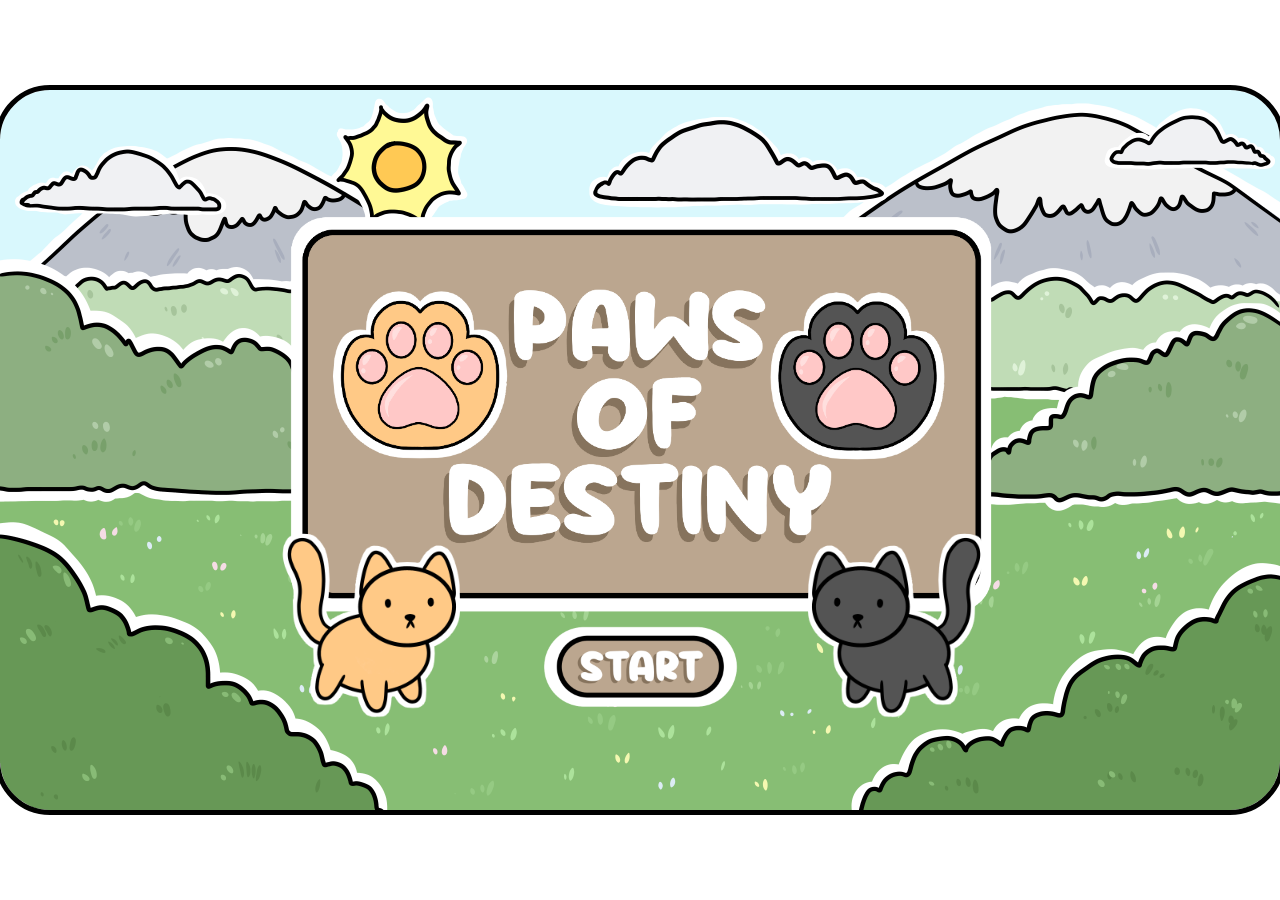
<file: index.html>
<!-- Course: SENG 513 -->
<!-- Date: Nov 16, 2023 -->
<!-- Assignment 3 -->
<!-- Name: Jessica Tran -->
<!-- UCID: 30089544 -->

<!DOCTYPE html>
<html lang="en">
  <head>
    <meta charset="utf-8">
    <meta name="viewport" content="width=device-width, initial-scale=1">
    <title>Paws of Destiny</title>
    <link rel="stylesheet" href="./css/index.css">
  </head>
  <body>
        
    <div id="div-1">
      <img class="sun" src="./assets/etc/sun.png" alt="Sun">
      <img class="clouds" src="./assets/etc/clouds.png" alt="Clouds">
      <img class="logo" src="./assets/logos/logo.png" alt="Logo">
      <button id="cutscene-1">
        <img class="start-button" src="./assets/logos/start_button.png" alt="Start button">
      </button>
      <img class="cat1" src="./assets/cats/cat1_rest1.png" alt="Orange cat">
      <img class="cat2" src="./assets/cats/cat2_rest1.png" alt="Black cat">
    </div>
    
    <script src="./js/index.js"></script>

  </body>
</html>
</file>
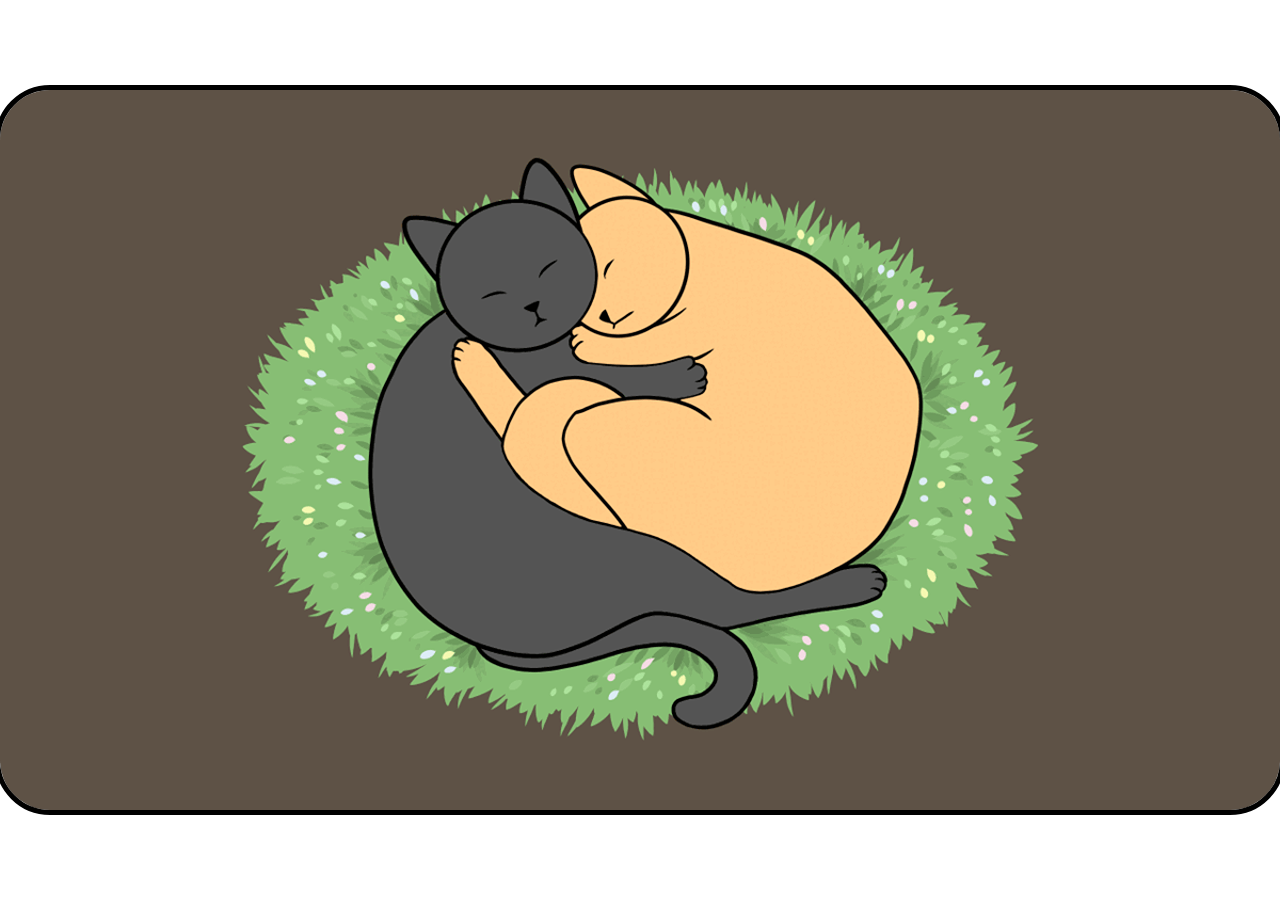
<file: cutscene-1.html>
<!-- Course: SENG 513 -->
<!-- Date: Nov 16, 2023 -->
<!-- Assignment 3 -->
<!-- Name: Jessica Tran -->
<!-- UCID: 30089544 -->

<!DOCTYPE html>
<html lang="en">
  <head>
    <meta charset="utf-8">
    <meta name="viewport" content="width=device-width, initial-scale=1">
    <title>Paws of Destiny</title>
    <link rel="stylesheet" href="./css/cutscene-1.css">
  </head>
  <body>
    
    <div id="div-1">
      <div class="dialog-container" id="dialog-container">
        <img class="dialog" src="./assets/dialog/1.1.png" alt="In a cozy cave. Cheeto, an orange tabby cat, and Salem, a sleek black cat, are curled up together, peacefully sleeping.">
        <img class="dialog" src="./assets/dialog/1.2.png" alt="Suddenly, a distant voice echoes through the cave, waking up Cheeto and Salem. It's their friend, Max, a wise old cat with a fluffy calico coat.">
        <img class="dialog" src="./assets/dialog/1.3.png" alt="MAX: Cheeto! Salem! Wake up, my friends! Something terrible is happening!">
        <img class="dialog" src="./assets/dialog/1.4.png" alt="Cheeto and Salem yawn and stretch, blinking their sleepy eyes.">  
      </div>
      <button id="cutscene-2">
        <img id="next" class="next-button" src="./assets/logos/next_button.png" alt="Next button">
      </button>
    </div>

    <script src="./js/cutscene-1.js"></script>

  </body>
</html>
</file>
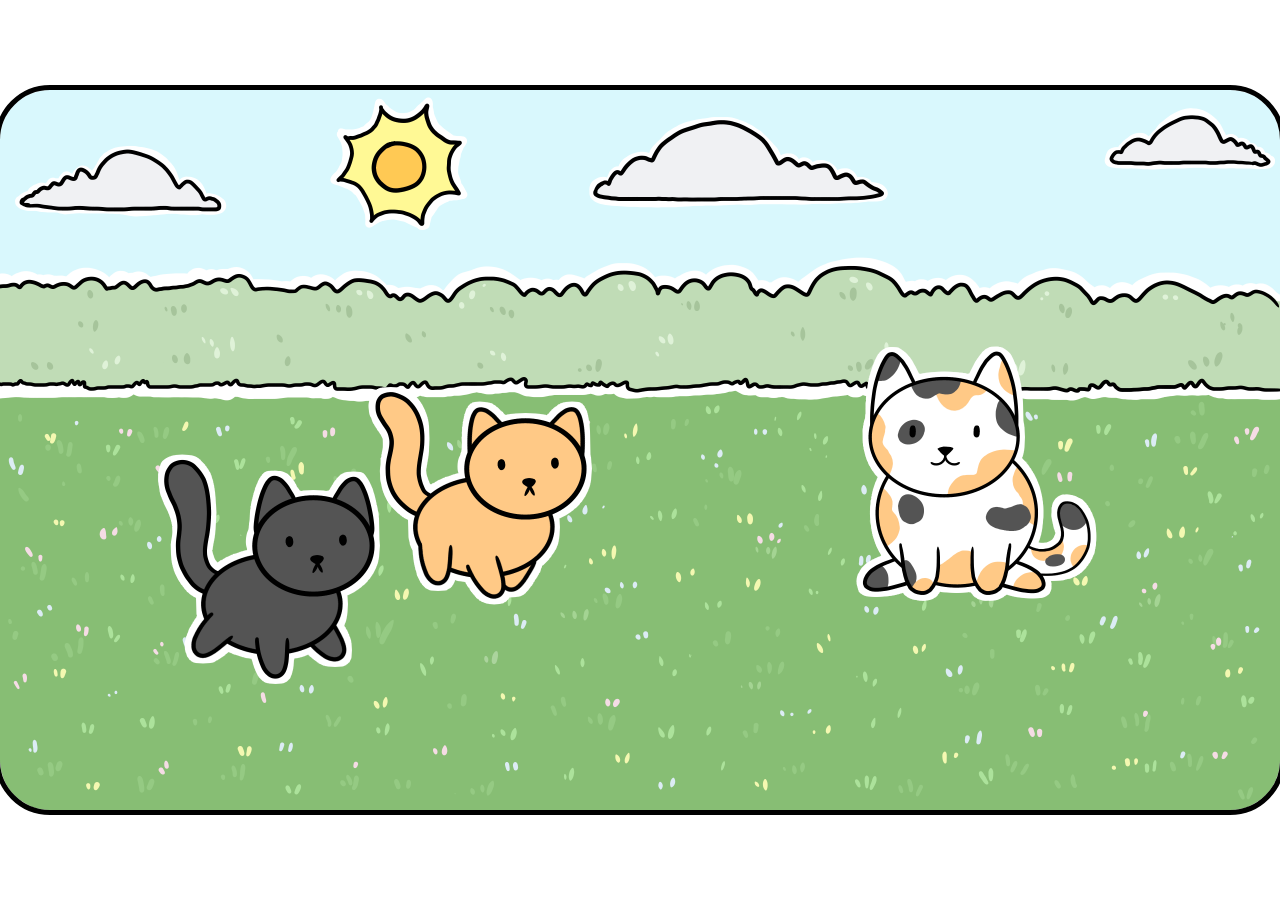
<file: cutscene-2.html>
<!-- Course: SENG 513 -->
<!-- Date: Nov 16, 2023 -->
<!-- Assignment 3 -->
<!-- Name: Jessica Tran -->
<!-- UCID: 30089544 -->

<!DOCTYPE html>
<html lang="en">
  <head>
    <meta charset="utf-8">
    <meta name="viewport" content="width=device-width, initial-scale=1">
    <title>Paws of Destiny</title>
    <link rel="stylesheet" href="./css/cutscene-2.css">
  </head>
  <body>
    
    <div id="div-1">
        <div class="dialog-container" id="dialog-container">
          <img class="dialog" src="./assets/dialog/2.1.png" alt="MAX: The world is in great danger, and only you two can save it! We need to find the six magical gems scattered across the land.">
          <img class="dialog" src="./assets/dialog/2.2.png" alt="MAX: The fate of our world depends on it!">
          <img class="dialog" src="./assets/dialog/2.3.png" alt="Cheeto and Salem exchange determined glances and nod in agreement.">
        </div>
        <img class="sun" src="./assets/etc/sun.png" alt="Sun">
        <img class="clouds" src="./assets/etc/clouds.png" alt="Clouds">
        <button id="game">
          <img id="next" class="next-button" src="./assets/logos/next_button.png" alt="Next button">
        </button>
    </div>

    <script src="./js/cutscene-2.js"></script>

  </body>
</html>
</file>
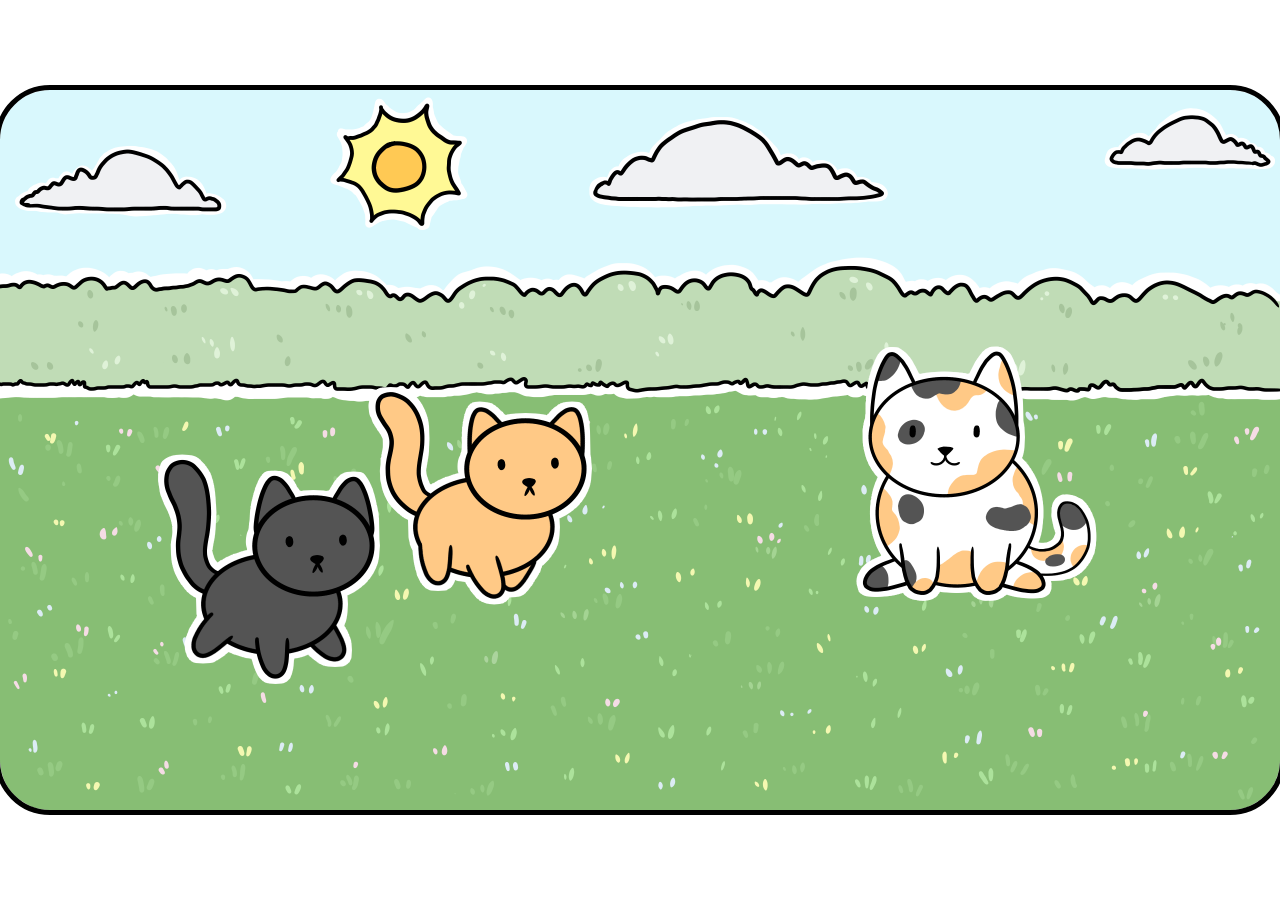
<file: cutscene-3.html>
<!-- Course: SENG 513 -->
<!-- Date: Nov 16, 2023 -->
<!-- Assignment 3 -->
<!-- Name: Jessica Tran -->
<!-- UCID: 30089544 -->

<!DOCTYPE html>
<html lang="en">
  <head>
    <meta charset="utf-8">
    <meta name="viewport" content="width=device-width, initial-scale=1">
    <title>Paws of Destiny</title>
    <link rel="stylesheet" href="./css/cutscene-3.css">
  </head>
  <body>
    
    <div id="div-1">
      <div class="dialog-container" id="dialog-container">
        <img class="dialog" src="./assets/dialog/3.1.png" alt="After collecting all the gems, Cheeto and Salem return to their friend, Max.">
        <img class="dialog" src="./assets/dialog/3.2.png" alt="MAX: Thank you, my dear friends! You've saved our world from impending doom. The balance has been restored!">
        <img class="dialog" src="./assets/dialog/3.3.png" alt="Cheeto and Salem exchange proud glances, feeling accomplished.">
        <img class="dialog" src="./assets/dialog/3.4.png" alt="Suddenly, their friend reaches up to their neck and realizes something.">
        
        <img class="dialog" src="./assets/dialog/4.1.png" alt="MAX: Wait... these gems were not the source of the danger. They were my missing necklace all along!">
        
        <img class="dialog" src="./assets/dialog/5.1.png" alt="Salem and Cheeto stare at each other in disbelief...">
        
        <img class="dialog" src="./assets/dialog/6.1.png" alt="Max sheepishly chuckles.">
        <img class="dialog" src="./assets/dialog/6.2.png" alt="MAX: It seems I may have overreacted a bit. The world wasn't in danger, but my sense of fashion was!">
        
        <img class="dialog" src="./assets/dialog/7.1.png" alt="Feeling a mix of confusion and amusement, Salem and Cheeto return to their burrow.">
        <img class="dialog" src="./assets/dialog/7.2.png" alt="SALEM: Well, that was an adventure.">
        <img class="dialog" src="./assets/dialog/7.3.png" alt="CHEETO: Indeed. We may not have saved the world, but at least we helped a friend find their necklace">
        <img class="dialog" src="./assets/dialog/7.4.png" alt="They both share a laugh and curl up together, falling back asleep...">
      </div>
      <img id="sun" class="sun" src="./assets/etc/sun.png" alt="Sun">
      <img id="clouds" class="clouds" src="./assets/etc/clouds.png" alt="Clouds">
      <button id="index">
        <img id="home" class="home-button" src="./assets/logos/home_button.png" alt="Home button">
      </button>
    </div>

    <script src="./js/cutscene-3.js"></script>

  </body>
</html>
</file>
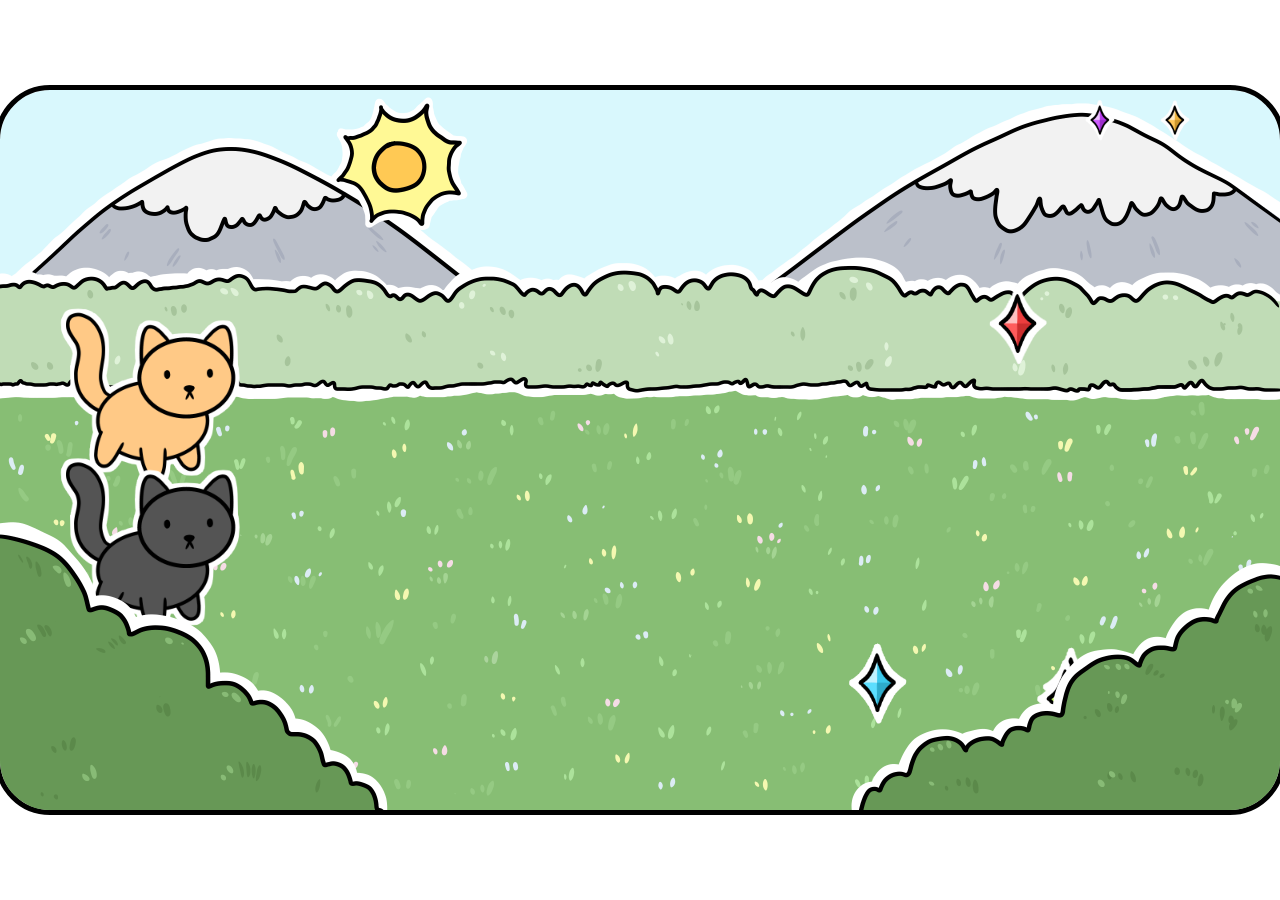
<file: game.html>
<!-- Course: SENG 513 -->
<!-- Date: Nov 16, 2023 -->
<!-- Assignment 3 -->
<!-- Name: Jessica Tran -->
<!-- UCID: 30089544 -->

<!DOCTYPE html>
<html lang="en">
  <head>
    <meta charset="utf-8">
    <meta name="viewport" content="width=device-width, initial-scale=1">
    <link rel="icon" href="#">
    <title>Paws of Destiny</title>
    <link rel="stylesheet" href="./css/game.css">
  </head>
  <body>
    
    <div class="game-container">
      <canvas id="canvas"></canvas>
      <img id="overlay" src="./assets/etc/bush_1.png" alt="Bushes">
      <img id="sun" src="./assets/etc/sun.png" alt="Sun">
      <img id="clouds" src="./assets/etc/clouds.png" alt="Clouds">
    </div>

    <img id="cat1" src="./assets/sprite/cat1.png" alt="Orange cat">
    <img id="cat2" src="./assets/sprite/cat2.png" alt="Black cat">

    <img id="gem1" src="./assets/gems/red_gem.png" alt="Red gem">
    <img id="gem2" src="./assets/gems/orange_gem.png" alt="Orange gem">
    <img id="gem3" src="./assets/gems/yellow_gem.png" alt="Yellow gem">
    <img id="gem4" src="./assets/gems/green_gem.png" alt="Green gem">
    <img id="gem5" src="./assets/gems/blue_gem.png" alt="Blue gem">
    <img id="gem6" src="./assets/gems/purple_gem.png" alt="Purple gem">

    <script src="./js/game.js"></script>
    
  </body>
</html>
</file>
<file: css/index.css>
/* Course: SENG 513 */
/* Date: Nov 16, 2023 */
/* Assignment 3 */
/* Name: Jessica Tran */
/* UCID: 30089544 */

* {
  box-sizing: border-box;
}

body {
  margin: 0;
  padding: 0;
  overflow: hidden;
  user-select: none;

  transition: opacity 1s ease-in-out;
}

/* _____START MENU_____ */
#div-1 {
  background-image: url("../assets/backgrounds/start_menu.png");
  position: absolute;
  width: 1280px;
  height: 720px;
  top: 50%;
  left: 50%;
  transform: translate(-50%, -50%);
  outline: 5px solid black;
  border-radius: 50px;
  overflow: hidden;

  opacity: 1;
  transition: opacity 1s ease-in-out;
}

#div-1 .sun {
  position: absolute;
  width: 150px;
  left: 325px;
  animation: spin 10000ms linear infinite;
}

@keyframes spin {
  from {
    transform: rotate(0deg);
  }
  to {
    transform: rotate(360deg);
  }
}

#div-1 .clouds {
  position: absolute;
  width: 1280px;
  height: 720px;
  animation: loop 50s linear infinite;
}

@keyframes loop {
  0% {
    margin-left: 1280px;
  }
  100% {
    margin-left: -1280px;
  }
}

#div-1 .logo {
  position: absolute;
  width: 800px;
  top: 45%;
  left: 50%;
  transform: translate(-50%, -50%);
}

#div-1 button {
  background-color: transparent;
  background-repeat: no-repeat;
  border: none;
  cursor: pointer;
  overflow: hidden;
  outline: none;
}

#div-1 .start-button {
  position: absolute;
  width: 200px;
  top: 80%;
  left: 50%;
  transform: translate(-50%, -50%);
}

#div-1 .start-button:hover {
  content: url("../assets/logos/start_button_hover.png");
}

#div-1 .cat1 {
  position: relative;
  top: 60%;
  left: 20%;
  width: 200px;
}

#div-1 .cat1:hover {
  content: url("../assets/cats/cat1_run2.png");
}

#div-1 .cat2 {
  position: relative;
  width: 200px;
  top: 60%;
  left: 45%;
  transform: scaleX(-1);
}

#div-1 .cat2:hover {
  content: url("../assets/cats/cat2_run2.png");
}
</file>
<file: css/cutscene-1.css>
/* Course: SENG 513 */
/* Date: Nov 16, 2023 */
/* Assignment 3 */
/* Name: Jessica Tran */
/* UCID: 30089544 */

* {
  box-sizing: border-box;
}

body {
  margin: 0;
  padding: 0;
  overflow: hidden;
  user-select: none;

  transition: opacity 1s ease-in-out;
}

#div-1 {
  background-image: url("../assets/cutscenes/cutscene_1.gif");
  background-position:center;
  position: absolute;
  width: 1280px;
  height: 720px;
  top: 50%;
  left: 50%;
  transform: translate(-50%, -50%);
  outline: 5px solid black;
  border-radius: 50px;
  overflow: hidden;
}

#div-1 button {
  background-color: transparent;
  background-repeat: no-repeat;
  border: none;
  cursor: pointer;
  overflow: hidden;
  outline: none;
}

#div-1 .next-button {
  position: absolute;
  width: 200px;
  top: 92.5%;
  left: 91.5%;
  transform: translate(-50%, -50%);
}

#next {
  opacity: 0;
  transition: opacity 0.5s ease-in-out;
}

#next:hover {
  content: url("../assets/logos/next_button_hover.png");
}

#div-1 .dialog-container {
  position: relative;
  display: flex;
  justify-content: center;
  top: 78%;
}

#div-1 .dialog-container img {
  position: absolute;
  display: none;
}
</file>
<file: css/cutscene-2.css>
/* Course: SENG 513 */
/* Date: Nov 16, 2023 */
/* Assignment 3 */
/* Name: Jessica Tran */
/* UCID: 30089544 */

* {
  box-sizing: border-box;
}

body {
  margin: 0;
  padding: 0;
  overflow: hidden;
  user-select: none;

  transition: opacity 1s ease-in-out;
}

#div-1 {
  background-image: url("../assets/cutscenes/cutscene_2.png");
  position: absolute;
  width: 1280px;
  height: 720px;
  top: 50%;
  left: 50%;
  transform: translate(-50%, -50%);
  outline: 5px solid black;
  border-radius: 50px;
  overflow: hidden;
}

#div-1 button {
  background-color: transparent;
  background-repeat: no-repeat;
  border: none;
  cursor: pointer;
  overflow: hidden;
  outline: none;
}

#div-1 .next-button {
  position: absolute;
  width: 200px;
  top: 92.5%;
  left: 91.5%;
  transform: translate(-50%, -50%);
}

#next {
  opacity: 0;
  transition: opacity 0.5s ease-in-out;
}

#next:hover {
  content: url("../assets/logos/next_button_hover.png");
}

#div-1 .dialog-container {
  position: relative;
  display: flex;
  justify-content: center;
  top: 78%;
}

#div-1 .dialog-container img {
  position: absolute;
  display: none;
}

#div-1 .sun {
  position: absolute;
  width: 150px;
  left: 325px;
  animation: spin 10000ms linear infinite;
}

@keyframes spin {
  from {
    transform: rotate(0deg);
  }
  to {
    transform: rotate(360deg);
  }
}

#div-1 .clouds {
  position: absolute;
  width: 1280px;
  height: 720px;
  animation: loop 50s linear infinite;
}

@keyframes loop {
  0% {
    margin-left: 1280px;
  }
  100% {
    margin-left: -1280px;
  }
}
</file>
<file: css/cutscene-3.css>
/* Course: SENG 513 */
/* Date: Nov 16, 2023 */
/* Assignment 3 */
/* Name: Jessica Tran */
/* UCID: 30089544 */

* {
  box-sizing: border-box;
}

body {
  margin: 0;
  padding: 0;
  overflow: hidden;
  user-select: none;

  transition: opacity 1s ease-in-out;
}

#div-1 {
  background-image: url("../assets/cutscenes/cutscene_2.png");
  position: absolute;
  width: 1280px;
  height: 720px;
  top: 50%;
  left: 50%;
  transform: translate(-50%, -50%);
  outline: 5px solid black;
  border-radius: 50px;
  overflow: hidden;
}

#div-1 button {
  background-color: transparent;
  background-repeat: no-repeat;
  border: none;
  cursor: pointer;
  overflow: hidden;
  outline: none;
}

#div-1 .home-button {
  position: absolute;
  width: 200px;
  top: 92.5%;
  left: 91.5%;
  transform: translate(-50%, -50%);
}

#home {
  opacity: 0;
  transition: opacity 0.5s ease-in-out;
}

#home:hover {
  content: url("../assets/logos/home_button_hover.png");
}

#div-1 .dialog-container {
  position: relative;
  display: flex;
  justify-content: center;
  top: 78%;
}

#div-1 .dialog-container img {
  position: absolute;
  display: none;
}

#div-1 .sun {
  position: absolute;
  width: 150px;
  left: 325px;
  animation: spin 10000ms linear infinite;
}

@keyframes spin {
  from {
    transform: rotate(0deg);
  }
  to {
    transform: rotate(360deg);
  }
}

#div-1 .clouds {
  position: absolute;
  width: 1280px;
  height: 720px;
  animation: loop 50s linear infinite;
}

@keyframes loop {
  0% {
    margin-left: 1280px;
  }
  100% {
    margin-left: -1280px;
  }
}
</file>
<file: css/game.css>
/* Course: SENG 513 */
/* Date: Nov 16, 2023 */
/* Assignment 3 */
/* Name: Jessica Tran */
/* UCID: 30089544 */

* {
  box-sizing: border-box;
}

body {
  margin: 0;
  padding: 0;
  overflow: hidden;
  user-select: none;

  transition: opacity 1s ease-in-out;
}

.game-container {
  position: absolute;
  width: 1280px;
  height: 720px;
  top: 50%;
  left: 50%;
  transform: translate(-50%, -50%);
  outline: 5px solid black;
  border-radius: 50px;
  overflow: hidden;
}

canvas {
  background: url("../assets/backgrounds/background_3.png");
}

#overlay {
  position: absolute;
  top: 50%;
  left: 50%;
  transform: translate(-50%, -50%);
  pointer-events: none;
}

#sun {
  position: absolute;
  width: 150px;
  left: 325px;
  animation: spin 10000ms linear infinite;
}

@keyframes spin {
  from {
    transform: rotate(0deg);
  }
  to {
    transform: rotate(360deg);
  }
}

#clouds {
  position: absolute;
  width: 1280px;
  height: 720px;
  animation: loop 50s linear infinite;
}

@keyframes loop {
  0% {
    margin-left: 0px;
  }
  100% {
    margin-left: -2560px;
  }
}

#cat1, #cat2, #gem1, #gem2, #gem3, #gem4, #gem5, #gem6 {
  display: none;
}
</file>
